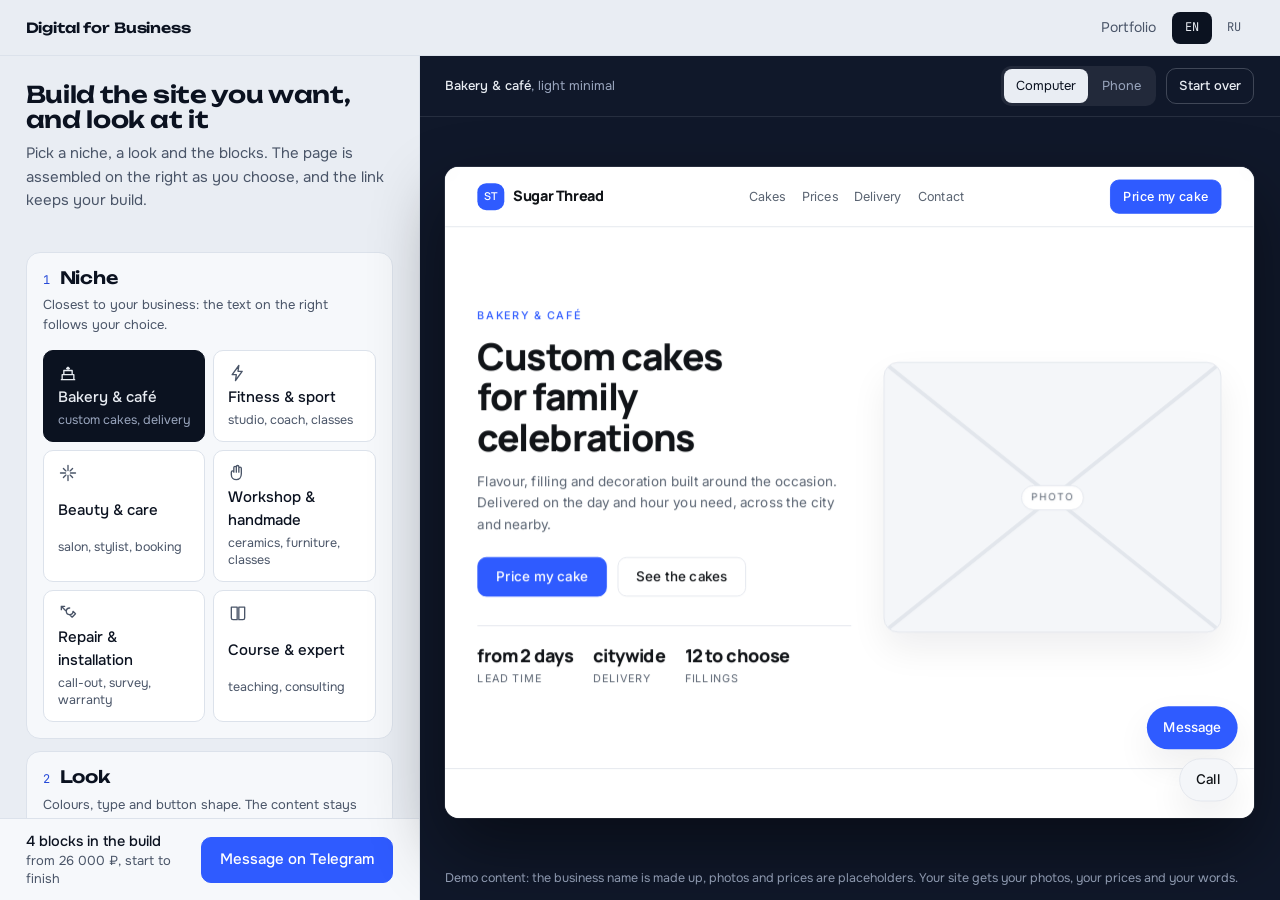
<file: index.html>
<!DOCTYPE html>
<html lang="en" class="no-js">
<head>
<meta charset="UTF-8">
<meta name="viewport" content="width=device-width, initial-scale=1, viewport-fit=cover">
<title>Website configurator · Digital for Business</title>
<meta name="description" content="Pick a niche, a look and the blocks you need, and watch the website being assembled next to you. A configurator by Arseny Asyanov, who builds sites from idea to launch.">
<meta name="theme-color" content="#E9EDF3">
<meta property="og:type" content="website">
<meta property="og:title" content="Website configurator · Digital for Business">
<meta property="og:description" content="Pick a niche, a look and the blocks, and see the page before we talk money.">
<link rel="canonical" href="https://strangehul1-design.github.io/site-configurator/">
<link rel="alternate" hreflang="en" href="https://strangehul1-design.github.io/site-configurator/">
<link rel="alternate" hreflang="ru" href="https://strangehul1-design.github.io/site-configurator/ru/">
<link rel="alternate" hreflang="x-default" href="https://strangehul1-design.github.io/site-configurator/">
<meta property="og:locale" content="en_US">
<meta property="og:locale:alternate" content="ru_RU">
<link rel="icon" href="data:image/svg+xml,%3Csvg xmlns='http://www.w3.org/2000/svg' viewBox='0 0 64 64'%3E%3Crect width='64' height='64' rx='14' fill='%23E9EDF3'/%3E%3Cg stroke='%230B1220' stroke-width='4' stroke-linecap='round'%3E%3Cpath d='M14 20h36M14 32h36M14 44h36'/%3E%3C/g%3E%3Cg fill='%232F5BFF'%3E%3Ccircle cx='26' cy='20' r='7'/%3E%3Ccircle cx='40' cy='32' r='7'/%3E%3Ccircle cx='22' cy='44' r='7'/%3E%3C/g%3E%3C/svg%3E">
<link rel="preconnect" href="https://fonts.googleapis.com">
<link rel="preconnect" href="https://fonts.gstatic.com" crossorigin>
<link rel="stylesheet" href="https://fonts.googleapis.com/css2?family=JetBrains+Mono:wght@400;500&family=Onest:wght@400;500;600&family=Unbounded:wght@600&display=swap">
<link rel="stylesheet" href="assets/css/app.css">
<script>document.documentElement.className = 'js';</script>
<script src="assets/js/data.js" defer></script>
<script src="assets/js/preview.js" defer></script>
<script src="assets/js/app.js" defer></script>
</head>
<body>
<a class="skip-link" href="#choices">Skip to the choices</a>

<header class="top">
  <div class="top__in">
    <a class="brand" href="https://strangehul1-design.github.io/web-chef-portfolio/" translate="no">Digital for Business</a>
    <div class="top__right">
      <a class="top__link" href="https://strangehul1-design.github.io/web-chef-portfolio/">Portfolio</a>
      <div class="lang" role="group" aria-label="Language">
        <span class="lang__opt" aria-current="true">EN</span>
        <a class="lang__opt" href="ru/" hreflang="ru" lang="ru" data-lang-switch aria-label="Русская версия">RU</a>
      </div>
    </div>
  </div>
</header>

<main class="desk">
  <div class="intro">
    <h1>Build the site you want, and look at it</h1>
    <p>Pick a niche, a look and the blocks. The page is assembled on the right as you choose, and the link keeps your build.</p>
  </div>

  <section class="panel" id="choices" aria-label="Your choices">
    <div class="panel__scroll">
      <ol class="steps" data-steps></ol>
      <noscript>
        <p class="note">The configurator needs JavaScript to assemble the preview. Message me on Telegram (<a href="https://t.me/tacokinggl1">@tacokinggl1</a>) instead and I will build a version and send you the link.</p>
      </noscript>
    </div>
    <div class="panel__bar">
      <p class="tally" data-tally></p>
      <button class="btn btn--primary" type="button" data-act="tg">Message on Telegram</button>
    </div>
  </section>

  <section class="stage" aria-label="Preview">
    <div class="stage__bar">
      <p class="stage__title" data-stage-title></p>
      <div class="seg" role="group" aria-label="Preview width">
        <button type="button" data-device="desktop" aria-pressed="true">Computer</button>
        <button type="button" data-device="mobile" aria-pressed="false">Phone</button>
      </div>
      <button class="btn btn--quiet btn--sm" type="button" data-act="reset">Start over</button>
    </div>
    <div class="stage__desk">
      <div class="screen" data-stage></div>
    </div>
    <p class="stage__note">Demo content: the business name is made up, photos and prices are placeholders. Your site gets your photos, your prices and your words.</p>
  </section>
</main>

<footer class="foot">
  <p>Arseny Asyanov builds websites from idea to launch. <a href="https://strangehul1-design.github.io/web-chef-portfolio/">See the portfolio</a></p>
  <p><a href="https://t.me/tacokinggl1">Telegram</a>, <a href="https://vk.com/taco_kinggl1">VK</a>, <a href="mailto:digitalgl1@mail.ru">digitalgl1@mail.ru</a></p>
</footer>
</body>
</html>
</file>
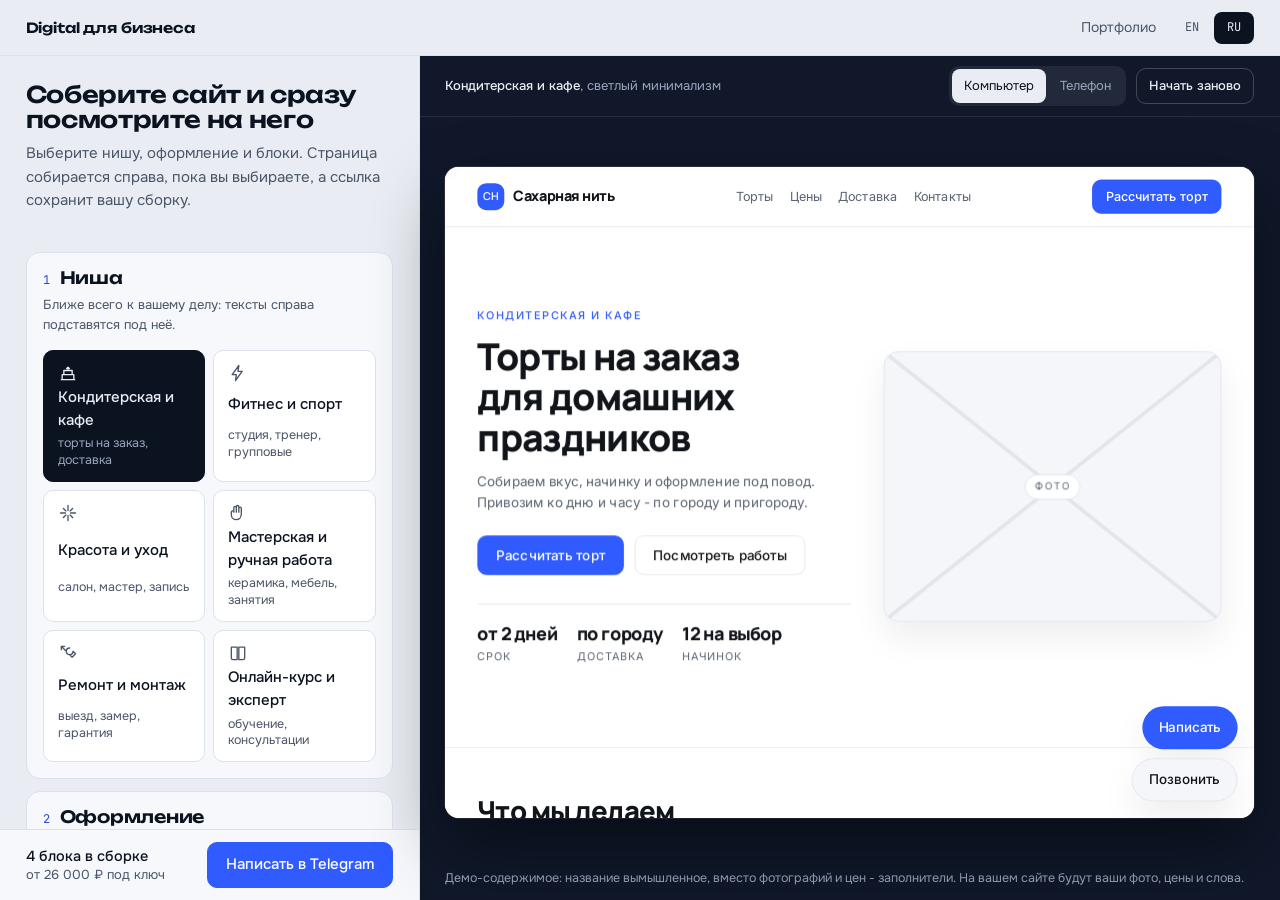
<file: ru/index.html>
<!DOCTYPE html>
<html lang="ru" class="no-js">
<head>
<meta charset="UTF-8">
<meta name="viewport" content="width=device-width, initial-scale=1, viewport-fit=cover">
<title>Конфигуратор сайта · Digital для бизнеса</title>
<meta name="description" content="Выберите нишу, оформление и нужные блоки и смотрите, как сайт собирается рядом. Конфигуратор Арсения Асянова: сайты под ключ, от идеи до запуска.">
<meta name="theme-color" content="#E9EDF3">
<meta property="og:type" content="website">
<meta property="og:title" content="Конфигуратор сайта · Digital для бизнеса">
<meta property="og:description" content="Выберите нишу, оформление и блоки и посмотрите страницу до разговора о цене.">
<link rel="canonical" href="https://strangehul1-design.github.io/site-configurator/ru/">
<link rel="alternate" hreflang="en" href="https://strangehul1-design.github.io/site-configurator/">
<link rel="alternate" hreflang="ru" href="https://strangehul1-design.github.io/site-configurator/ru/">
<link rel="alternate" hreflang="x-default" href="https://strangehul1-design.github.io/site-configurator/">
<meta property="og:locale" content="ru_RU">
<meta property="og:locale:alternate" content="en_US">
<link rel="icon" href="data:image/svg+xml,%3Csvg xmlns='http://www.w3.org/2000/svg' viewBox='0 0 64 64'%3E%3Crect width='64' height='64' rx='14' fill='%23E9EDF3'/%3E%3Cg stroke='%230B1220' stroke-width='4' stroke-linecap='round'%3E%3Cpath d='M14 20h36M14 32h36M14 44h36'/%3E%3C/g%3E%3Cg fill='%232F5BFF'%3E%3Ccircle cx='26' cy='20' r='7'/%3E%3Ccircle cx='40' cy='32' r='7'/%3E%3Ccircle cx='22' cy='44' r='7'/%3E%3C/g%3E%3C/svg%3E">
<link rel="preconnect" href="https://fonts.googleapis.com">
<link rel="preconnect" href="https://fonts.gstatic.com" crossorigin>
<link rel="stylesheet" href="https://fonts.googleapis.com/css2?family=JetBrains+Mono:wght@400;500&family=Onest:wght@400;500;600&family=Unbounded:wght@600&display=swap">
<link rel="stylesheet" href="../assets/css/app.css">
<script>document.documentElement.className = 'js';</script>
<script src="../assets/js/data.js" defer></script>
<script src="../assets/js/preview.js" defer></script>
<script src="../assets/js/app.js" defer></script>
</head>
<body>
<a class="skip-link" href="#choices">К выбору</a>

<header class="top">
  <div class="top__in">
    <a class="brand" href="https://strangehul1-design.github.io/web-chef-portfolio/ru/" translate="no">Digital для бизнеса</a>
    <div class="top__right">
      <a class="top__link" href="https://strangehul1-design.github.io/web-chef-portfolio/ru/">Портфолио</a>
      <div class="lang" role="group" aria-label="Язык">
        <a class="lang__opt" href="../" hreflang="en" lang="en" data-lang-switch aria-label="English version">EN</a>
        <span class="lang__opt" aria-current="true">RU</span>
      </div>
    </div>
  </div>
</header>

<main class="desk">
  <div class="intro">
    <h1>Соберите сайт и сразу посмотрите на него</h1>
    <p>Выберите нишу, оформление и блоки. Страница собирается справа, пока вы выбираете, а ссылка сохранит вашу сборку.</p>
  </div>

  <section class="panel" id="choices" aria-label="Ваш выбор">
    <div class="panel__scroll">
      <ol class="steps" data-steps></ol>
      <noscript>
        <p class="note">Конфигуратору нужен JavaScript: без него предпросмотр не собирается. Напишите мне в Telegram (<a href="https://t.me/tacokinggl1">@tacokinggl1</a>) - соберу вариант и пришлю ссылкой.</p>
      </noscript>
    </div>
    <div class="panel__bar">
      <p class="tally" data-tally></p>
      <button class="btn btn--primary" type="button" data-act="tg">Написать в Telegram</button>
    </div>
  </section>

  <section class="stage" aria-label="Предпросмотр">
    <div class="stage__bar">
      <p class="stage__title" data-stage-title></p>
      <div class="seg" role="group" aria-label="Ширина предпросмотра">
        <button type="button" data-device="desktop" aria-pressed="true">Компьютер</button>
        <button type="button" data-device="mobile" aria-pressed="false">Телефон</button>
      </div>
      <button class="btn btn--quiet btn--sm" type="button" data-act="reset">Начать заново</button>
    </div>
    <div class="stage__desk">
      <div class="screen" data-stage></div>
    </div>
    <p class="stage__note">Демо-содержимое: название вымышленное, вместо фотографий и цен - заполнители. На вашем сайте будут ваши фото, цены и слова.</p>
  </section>
</main>

<footer class="foot">
  <p>Арсений Асянов делает сайты под ключ, от идеи до запуска. <a href="https://strangehul1-design.github.io/web-chef-portfolio/ru/">Смотреть портфолио</a></p>
  <p><a href="https://t.me/tacokinggl1">Telegram</a>, <a href="https://vk.com/taco_kinggl1">ВКонтакте</a>, <a href="mailto:digitalgl1@mail.ru">digitalgl1@mail.ru</a></p>
</footer>
</body>
</html>
</file>
<file: assets/css/app.css>
/* ═══════════════════════════════════════════════════════════════
   Конфигуратор сайта - рабочий стол.

   Страница не лендинг, а инструмент: слева выбор, справа ваш сайт
   в натуральную величину на тёмном столе. Тёмный стол - единственное
   яркое место на странице: он нужен, чтобы светлый собранный сайт
   читался как предмет, а не как часть интерфейса.

   Палитра та же, что в портфолио «Digital для бизнеса»: холодная
   серо-голубая бумага, тёмно-синий текст, один электрический синий
   на том, что нажимают. Unbounded - заголовки, Onest - весь текст,
   JetBrains Mono - только цифры шагов.

   Движение отвечает на действие: нажатие, выбор, приход блока.
   Одна кривая (--ease) и три длительности на весь проект.

   Стили собранной страницы лежат отдельно, внутри рамки
   (assets/js/preview.js) - здесь их нет.
   ═══════════════════════════════════════════════════════════════ */

*,
*::before,
*::after { box-sizing: border-box; margin: 0; padding: 0; }

:root {
  --paper: #E9EDF3;
  --sheet: #F6F8FB;
  --card: #FFFFFF;
  --ink: #0B1220;
  --muted: #4A5568;
  --line: #C3CBD8;
  --line-soft: #DCE2EB;
  --accent: #2F5BFF;
  --on-accent: #FFFFFF;
  --accent-ink: #2448D8;
  --accent-soft: rgba(47, 91, 255, .09);

  /* стол под собранным сайтом */
  --desk: #10182A;
  --on-desk: #E9EDF3;
  --on-desk-muted: #9AA6BE;

  --f-display: 'Unbounded', 'Arial Black', Arial, sans-serif;
  --f-body: 'Onest', system-ui, -apple-system, 'Segoe UI', Arial, sans-serif;
  --f-mono: 'JetBrains Mono', ui-monospace, Consolas, monospace;

  --ease: cubic-bezier(.2, 0, 0, 1);
  --t-quick: .14s;
  --t-base: .28s;

  --r-card: 14px;
  --r-ctl: 10px;
  --top: 56px;
  --pad: clamp(16px, 2vw, 28px);
}

html { -webkit-text-size-adjust: 100%; }

body {
  font-family: var(--f-body);
  font-size: 16px;
  line-height: 1.55;
  color: var(--ink);
  background: var(--paper);
  -webkit-font-smoothing: antialiased;
}

h1, h2 { font-family: var(--f-display); font-weight: 600; line-height: 1.1; letter-spacing: -.015em; }
a { color: var(--accent-ink); }
.note { color: var(--muted); font-size: 13px; line-height: 1.5; }

.sr-only {
  position: absolute; width: 1px; height: 1px; padding: 0; margin: -1px;
  overflow: hidden; clip: rect(0 0 0 0); white-space: nowrap; border: 0;
}

.skip-link {
  position: fixed; top: 8px; left: 8px; z-index: 200;
  padding: 10px 16px; background: var(--ink); color: var(--paper);
  border-radius: var(--r-ctl); text-decoration: none; transform: translateY(-150%);
  transition: transform var(--t-base) var(--ease);
}
.skip-link:focus-visible { transform: translateY(0); }

:where(a, button, input, label, summary):focus-visible {
  outline: 2px solid var(--accent); outline-offset: 2px; border-radius: 6px;
}

/* ── Верхняя строка ───────────────────────────────────────────── */
.top {
  height: var(--top);
  border-bottom: 1px solid var(--line-soft);
  background: var(--paper);
}
.top__in {
  height: 100%; display: flex; align-items: center; justify-content: space-between;
  gap: 14px; padding: 0 var(--pad);
}
.brand {
  font-family: var(--f-display); font-weight: 600; font-size: 14px;
  letter-spacing: -.01em; text-decoration: none; color: var(--ink);
}
.top__right { display: flex; align-items: center; gap: 16px; }
.top__link { font-size: 14px; color: var(--muted); text-decoration: none; }
.top__link:hover { color: var(--accent-ink); }

.lang { display: flex; gap: 2px; font-family: var(--f-mono); font-size: 12px; }
.lang__opt {
  min-width: 40px; min-height: 32px; display: inline-flex; align-items: center; justify-content: center;
  border-radius: 8px; text-decoration: none; color: var(--muted);
  transition: background-color var(--t-quick) var(--ease), color var(--t-quick) var(--ease);
}
.lang__opt[aria-current] { background: var(--ink); color: var(--paper); }
.lang__opt:not([aria-current]):hover { background: var(--accent-soft); color: var(--accent-ink); }

/* ── Рабочий стол ─────────────────────────────────────────────── */
.desk {
  display: grid;
  grid-template-columns: minmax(360px, 420px) 1fr;
  grid-template-rows: auto minmax(0, 1fr);
  height: calc(100dvh - var(--top));
}
.js .desk { animation: deskIn .5s var(--ease) both; }
@keyframes deskIn { from { opacity: 0; } to { opacity: 1; } }

.panel {
  grid-column: 1; grid-row: 2;
  display: flex; flex-direction: column; min-height: 0;
  border-right: 1px solid var(--line-soft); background: var(--paper);
}
.panel__scroll { flex: 1; min-height: 0; overflow-y: auto; overscroll-behavior: contain; padding: var(--pad); }

.intro {
  grid-column: 1; grid-row: 1;
  padding: var(--pad) var(--pad) 14px;
  border-right: 1px solid var(--line-soft);
}
.intro h1 { font-size: clamp(22px, 1.8vw, 28px); max-width: 19ch; }
.intro p { color: var(--muted); font-size: 15px; margin-top: 10px; max-width: 46ch; }

.steps { list-style: none; display: grid; gap: 12px; }
.step {
  background: var(--sheet); border: 1px solid var(--line-soft);
  border-radius: var(--r-card); padding: 16px;
}
.step__head { display: flex; align-items: baseline; gap: 10px; }
.step__n { font-family: var(--f-mono); font-size: 12px; color: var(--accent-ink); }
.step__t { font-size: 17px; }
.step__note { color: var(--muted); font-size: 13px; margin: 6px 0 14px; }

/* карточки выбора */
.opts { display: grid; gap: 8px; }
.opts--niche, .opts--theme { grid-template-columns: 1fr 1fr; }
.opt { position: relative; display: block; cursor: pointer; }
.opt input { position: absolute; opacity: 0; width: 1px; height: 1px; }
.opt__body {
  height: 100%; display: grid; gap: 3px; padding: 12px 14px;
  background: var(--card); border: 1px solid var(--line-soft); border-radius: var(--r-ctl);
  transition: border-color var(--t-quick) var(--ease), background-color var(--t-quick) var(--ease),
              color var(--t-quick) var(--ease), transform var(--t-quick) var(--ease);
}
.opt:active .opt__body { transform: scale(.985); }
.opt__t { font-weight: 500; font-size: 15px; }
.opt__h { color: var(--muted); font-size: 12.5px; line-height: 1.35; }
.opt__ico { width: 20px; height: 20px; fill: none; stroke: var(--muted); stroke-width: 1.6; stroke-linecap: round; stroke-linejoin: round; }
.opt input:focus-visible + .opt__body { outline: 2px solid var(--accent); outline-offset: 2px; }

/* выбранное заливается чернилами: видно с одного взгляда */
.opt input:checked + .opt__body { background: var(--ink); border-color: var(--ink); color: var(--paper); }
.opt input:checked + .opt__body .opt__h { color: var(--on-desk-muted); }
.opt input:checked + .opt__body .opt__ico { stroke: var(--paper); }

/* эскиз оформления: маленькая страница в его цветах */
.thumb {
  display: grid; grid-template-columns: 1fr auto; gap: 4px 8px; align-items: start;
  padding: 8px; margin-bottom: 7px; border-radius: 8px;
  background: var(--t-bg); border: 1px solid var(--line-soft);
}
.thumb i { display: block; background: var(--t-ink); border-radius: 2px; grid-column: 1; }
.thumb__h { height: 8px; width: 80%; }
.thumb__p { height: 4px; width: 95%; opacity: .4; }
.thumb__p2 { height: 4px; width: 62%; opacity: .4; }
.thumb__btn { grid-column: 2; grid-row: 1 / span 3; align-self: end; height: 14px; width: 28px; background: var(--t-accent); }

/* переключатели блоков */
.opt--switch .opt__body {
  grid-template-columns: 1fr auto; grid-template-areas: 'title switch' 'hint switch';
  align-items: center; gap: 2px 12px;
}
.opt--switch .opt__t { grid-area: title; }
.opt--switch .opt__h { grid-area: hint; }
.switch {
  grid-area: switch; width: 40px; height: 24px; border-radius: 999px;
  background: var(--line); position: relative;
  transition: background-color var(--t-quick) var(--ease);
}
.switch::after {
  content: ''; position: absolute; top: 3px; left: 3px; width: 18px; height: 18px;
  border-radius: 999px; background: var(--card);
  transition: transform var(--t-base) var(--ease);
}
.opt--switch input:checked + .opt__body { background: var(--card); border-color: var(--accent); color: inherit; }
.opt--switch input:checked + .opt__body .opt__h { color: var(--muted); }
.opt--switch input:checked + .opt__body .switch { background: var(--accent); }
.opt--switch input:checked + .opt__body .switch::after { transform: translateX(16px); }

/* ── Итог ─────────────────────────────────────────────────────── */
.sum { display: grid; gap: 14px; }
.brief { display: grid; gap: 8px; }
.brief > div { display: grid; grid-template-columns: 104px 1fr; gap: 10px; align-items: baseline; }
.brief dt { font-size: 13px; color: var(--muted); }
.brief dd { font-size: 14.5px; }

.quote { background: var(--card); border: 1px solid var(--line-soft); border-radius: var(--r-ctl); padding: 16px; }
.quote__main { font-family: var(--f-display); font-weight: 600; font-size: 18px; line-height: 1.25; }
.quote__note { color: var(--muted); font-size: 13px; line-height: 1.5; margin-top: 6px; }
.quote__rows { list-style: none; margin: 12px 0; display: grid; gap: 7px; }
.quote__rows li { display: flex; align-items: baseline; gap: 10px; font-size: 14px; }
.quote__rows b { font-weight: 500; white-space: nowrap; }
.dots { flex: 1; border-bottom: 1px dotted var(--line); }

.acts { display: grid; gap: 8px; }
/* в столбик: подписи кнопок не переносятся на вторую строку */
.acts--row { grid-template-columns: 1fr; }
.acts__note { color: var(--muted); font-size: 12.5px; line-height: 1.5; }

.btn {
  display: inline-flex; align-items: center; justify-content: center; gap: 8px;
  min-height: 46px; padding: 0 18px; font: inherit; font-size: 15px; font-weight: 500;
  border: 1px solid var(--line); border-radius: var(--r-ctl); background: var(--card); color: var(--ink);
  text-decoration: none; cursor: pointer; text-align: center;
  transition: transform var(--t-quick) var(--ease), border-color var(--t-quick) var(--ease),
              background-color var(--t-quick) var(--ease), color var(--t-quick) var(--ease);
}
.btn:active { transform: scale(.985); }
.btn--primary { background: var(--accent); border-color: var(--accent); color: var(--on-accent); }
.btn--sm { min-height: 36px; padding: 0 12px; font-size: 13px; }
.btn.is-done { background: var(--ink); border-color: var(--ink); color: var(--paper); }

/* нижняя строка левого столбца: что собрано и куда это уходит */
.panel__bar {
  display: flex; align-items: center; gap: 12px;
  padding: 12px var(--pad); border-top: 1px solid var(--line-soft);
  background: var(--sheet);
}
.tally { flex: 1; font-size: 13px; color: var(--muted); line-height: 1.4; }
.tally b { display: block; color: var(--ink); font-weight: 500; font-size: 14.5px; }
.panel__bar .btn { flex: 0 0 auto; }

/* ── Стол с собранным сайтом ──────────────────────────────────── */
.stage {
  grid-column: 2; grid-row: 1 / span 2;
  display: flex; flex-direction: column; min-height: 0;
  background: var(--desk); color: var(--on-desk);
}
.stage__bar {
  display: flex; align-items: center; gap: 10px; flex-wrap: wrap;
  padding: 10px var(--pad); border-bottom: 1px solid rgba(233, 237, 243, .1);
}
.stage__title { flex: 1; min-width: 130px; font-size: 13px; color: var(--on-desk-muted); }
.stage__title b { color: var(--on-desk); font-weight: 500; }

.seg { display: inline-flex; padding: 3px; gap: 2px; background: rgba(233, 237, 243, .08); border-radius: var(--r-ctl); }
.seg button {
  min-height: 34px; padding: 0 12px; font: inherit; font-size: 13px;
  border: 0; border-radius: 8px; background: transparent; color: var(--on-desk-muted); cursor: pointer;
  transition: background-color var(--t-quick) var(--ease), color var(--t-quick) var(--ease), transform var(--t-quick) var(--ease);
}
.seg button:active { transform: scale(.985); }
.seg button[aria-pressed="true"] { background: var(--on-desk); color: var(--ink); }

.stage .btn--quiet { background: transparent; border-color: rgba(233, 237, 243, .22); color: var(--on-desk); }

.stage__desk { flex: 1; min-height: 0; display: grid; place-items: center; padding: 14px var(--pad); }
.screen {
  position: relative; overflow: hidden; background: #FFF;
  border-radius: var(--r-card);
  box-shadow: 0 30px 70px rgba(0, 0, 0, .45), 0 0 0 1px rgba(233, 237, 243, .12);
  transition: border-radius var(--t-base) var(--ease);
}
.screen--phone {
  border-radius: 26px;
  box-shadow: 0 30px 70px rgba(0, 0, 0, .5), 0 0 0 6px #05070D, 0 0 0 7px rgba(233, 237, 243, .18);
}
.screen iframe { position: absolute; top: 0; left: 0; border: 0; transform-origin: 0 0; display: block; }
.stage__note { padding: 0 var(--pad) 12px; font-size: 12.5px; color: var(--on-desk-muted); }

/* ── Подвал (виден только на узких экранах) ───────────────────── */
.foot {
  display: none; padding: 20px var(--pad) 28px; color: var(--muted); font-size: 13.5px;
  border-top: 1px solid var(--line-soft);
}
.foot p + p { margin-top: 6px; }

@media (hover: hover) {
  .opt:hover .opt__body { border-color: var(--line); }
  .opt input:checked + .opt__body:hover { border-color: var(--ink); }
  .btn:hover { border-color: var(--accent); }
  .btn--primary:hover { background: var(--accent-ink); border-color: var(--accent-ink); }
  .stage .btn--quiet:hover { border-color: var(--on-desk); }
  .seg button:hover { color: var(--on-desk); }
}

/* ── Узкие экраны: стол сверху, выбор под ним, итог прилипает ─── */
@media (max-width: 1040px) {
  .desk { display: flex; flex-direction: column; height: auto; }
  .intro { order: -3; border-right: 0; padding-bottom: 16px; }
  .panel { border-right: 0; }
  .stage__bar { padding: 8px var(--pad); }
  .stage__title { order: 3; flex-basis: 100%; white-space: nowrap; overflow: hidden; text-overflow: ellipsis; }
  .panel__scroll { overflow: visible; padding-bottom: 8px; }
  .stage { order: -2; }
  /* на узком экране у стола нет своей высоты от раскладки - задаём её явно,
     иначе рамке не от чего считать размер */
  .stage__desk { flex: 0 0 auto; height: min(62vh, 620px); padding: 12px var(--pad); }
  .panel__bar {
    position: fixed; left: 0; right: 0; bottom: 0; z-index: 50;
    border-top: 1px solid var(--line); background: rgba(246, 248, 251, .96);
    padding-bottom: calc(12px + env(safe-area-inset-bottom));
    -webkit-backdrop-filter: blur(12px); backdrop-filter: blur(12px);
  }
  body { padding-bottom: 88px; }
  .foot { display: block; }
  .btn--sm { min-height: 42px; padding: 0 14px; }
  .seg button { min-height: 40px; }
}

@media (max-width: 560px) {
  .opts--niche, .opts--theme { grid-template-columns: 1fr; }
  .acts--row { grid-template-columns: 1fr; }
  .brief > div { grid-template-columns: 1fr; gap: 1px; }
  .top__link { display: none; }
  .intro h1 { font-size: 23px; }
  .tally { font-size: 12.5px; }
}

@media (prefers-reduced-motion: reduce) {
  * { animation-duration: .01ms !important; transition-duration: .01ms !important; }
}
</file>
